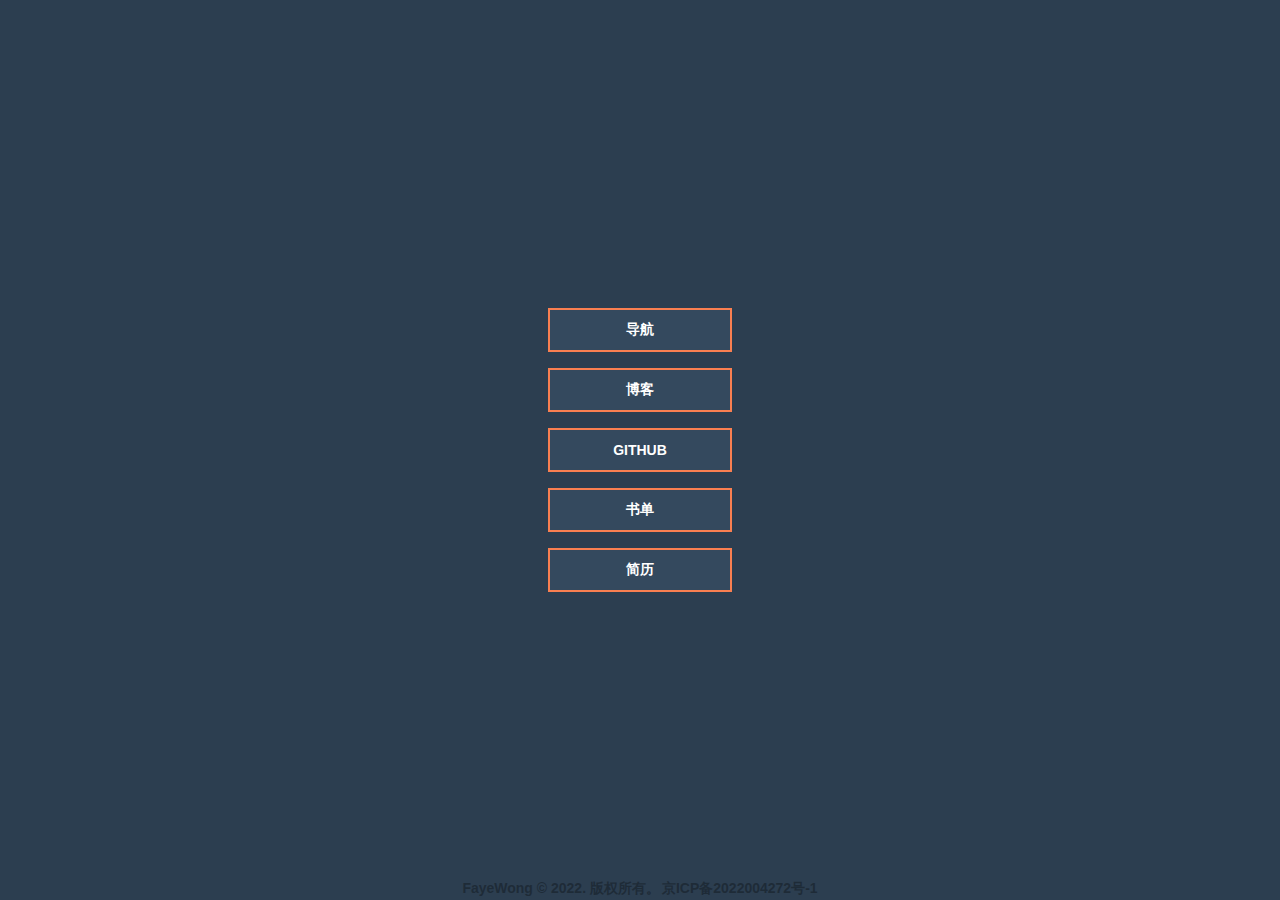
<file: home.fayewong.cc/index.html>
<!DOCTYPE html>
<html lang="zh-Hans">

<head>
    <meta charset="UTF-8">
    <meta name="viewport" content="width=device-width, initial-scale=1.0">
    <link rel="icon" href="./image/favicon.ico" type="image/x-icon">
    <link rel="shortcut icon" href="./image/favicon.ico" type="image/x-icon">
    <title>FayeWong导航</title>
    <link rel="stylesheet" href="./css/style.css">
</head>

<body>
    <!-- <div class="header">
        <h1>FayeWong</h1>
    </div> -->
    <div class="container">
        <div class="bt">
            <a href="http://home.fayewong.cc">导航</a>
        </div>
        <div class="bt">
            <a href="http://blog.fayewong.cc">博客</a>
        </div>
        <div class="bt">
            <a href="https://www.github.com/fayewong-cc">GITHUB</a>
        </div>
        <div class="bt">
            <a href="https://fayewongcc.notion.site/fb271df915304b98bb8581f9fbc31bd1?v=3c220f7768fa485e97a0b410fca8f498">书单</a>
        </div>
        <div class="bt">
            <a href="http://blog.fayewong.cc/cv/">简历</a>
        </div>
    </div>
    <div class="footer">
        <table>
            <tr>
                <td><a class="foo" href="https://home.fayewong.cc">FayeWong © 2022. 版权所有。</a></td>
                <td><a class="foo" href="https://beian.miit.gov.cn">京ICP备2022004272号-1</a></td>
            </tr>
        </table>
    </div>
</body>

</html>
</file>
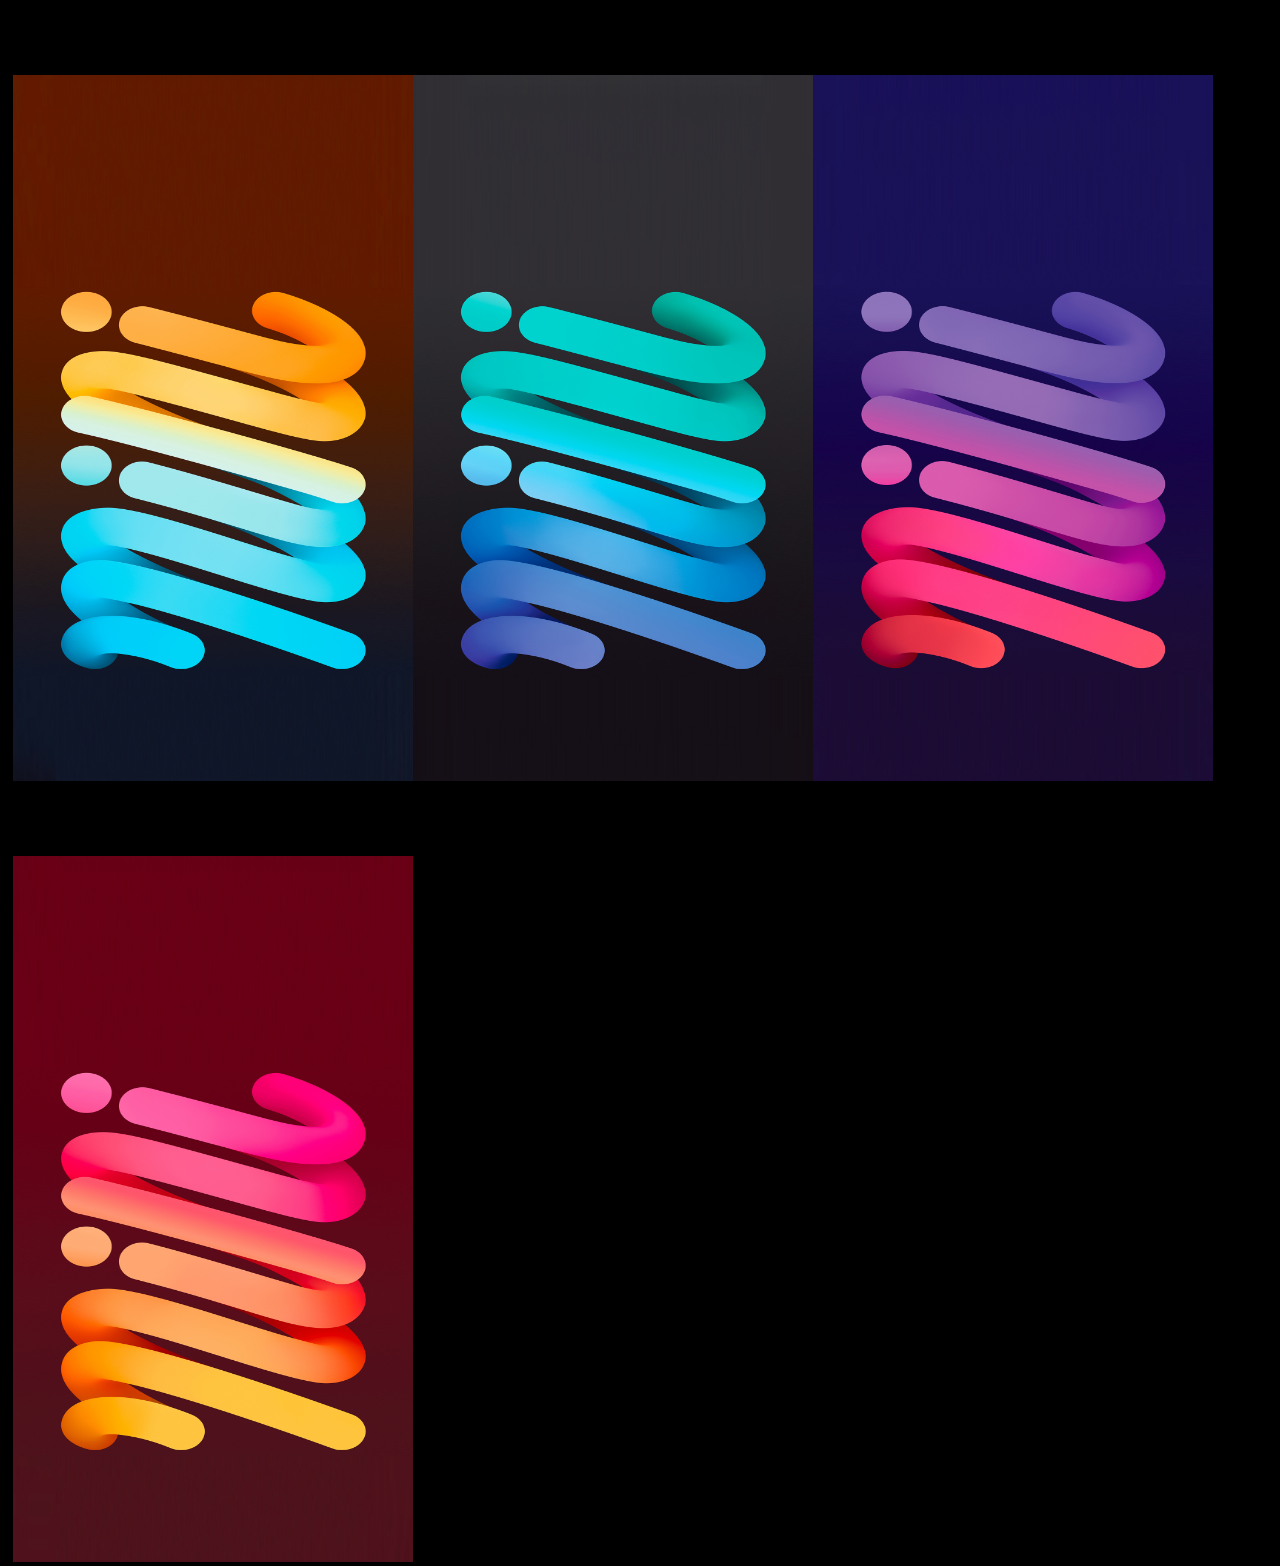
<file: 主站/index.html>
<!DOCTYPE html>

<head>
    <title>主站</title>
    <link rel="stylesheet" type="text/css" href="./css/style.css">
</head>

<body>
    <div class="zhengti">
        <div class="neirong">
            <div class="nr-zuo1">
                <a href="http://www.baidu.com"><img class="img" src="./image/le-1.jpg"></a>
            </div>
            <div class="nr-zuo2">
                <a href="http://www.baidu.com"><img class="img" src="./image/le-2.jpg"></a>
            </div>
            <div class="nr-zuo3">
                <a href="http://www.baidu.com"><img class="img" src="./image/le-3.jpg"></a>
            </div>
            <div class="nr-zuo4">
                <a href="http://www.baidu.com"><img class="img" src="./image/le-4.jpg"></a>
            </div>
        </div>
    </div>
</body>

</html>
</file>
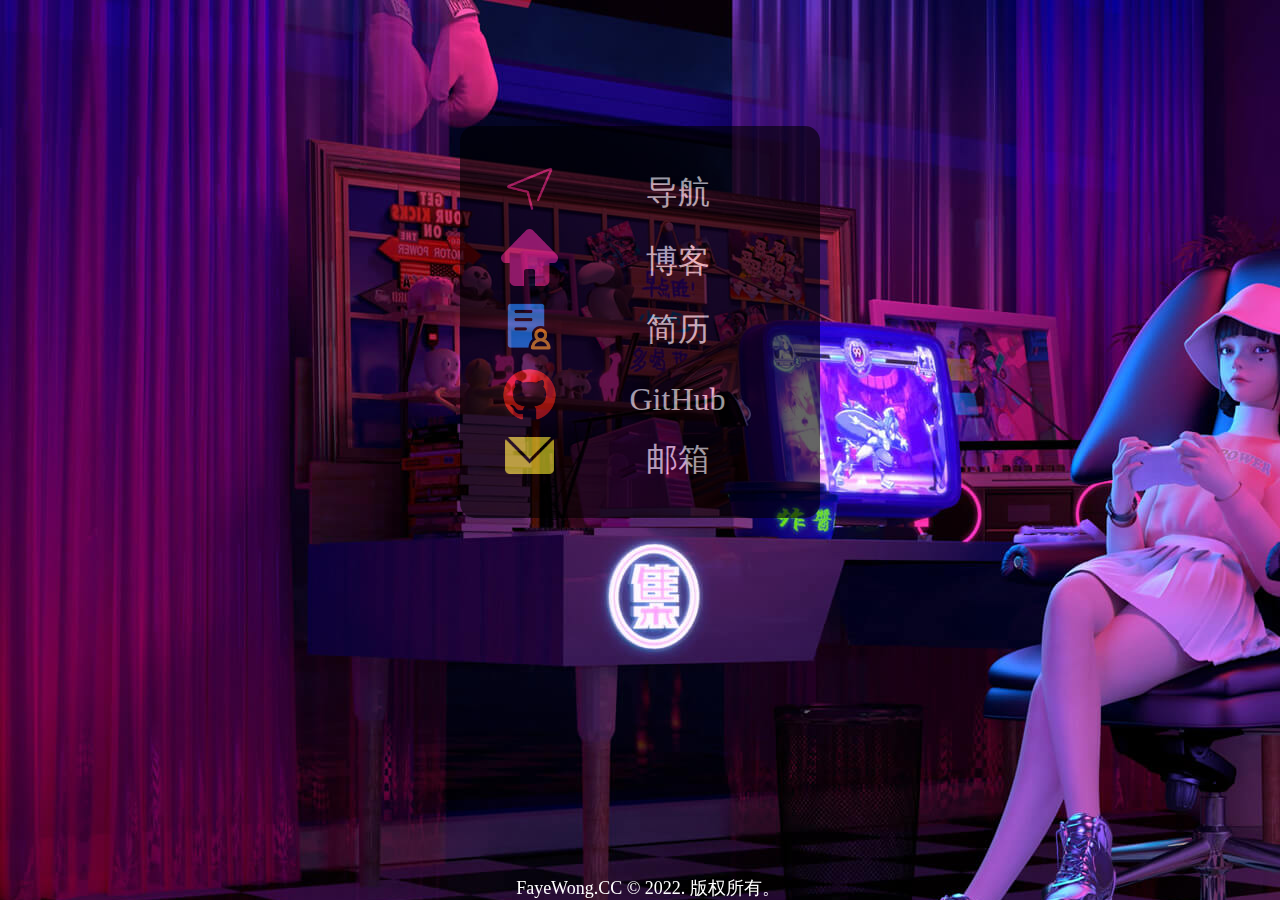
<file: 主站点/index.html>
<!DOCTYPE html>

<head>
    <title>导航页</title>
    <meta http-equiv="Content-Type" content="text/html; charset=utf-8">
    <link rel="stylesheet" type="text/css" href="./css/style.css">
</head>

<body>
    <div class="div-1">
        <table>
            <tr>
                <td class="td-1"><img style="width: 80%;" src="./image/dh.png"></td>
                <td class="td-2"><a href="http://www.fayewong.cc">导航</a></td>
            </tr>
            <tr>
                <td class="td-1"><img style="width: 80%;" src="./image/blog.png"></td>
                <td class="td-2"><a href="http://blog.fayewong.cc">博客</a></td>
            </tr>
            <tr>
                <td class="td-1"><img style="width: 80%;" src="./image/cv.png"></td>
                <td class="td-2"><a href="http://cv.fayewong.cc">简历</a></td>
            </tr>
            <tr>
                <td class="td-1"><img style="width: 80%;" src="./image/github.png"></td>
                <td class="td-2"><a href="https://github.com/fayewong-cc">GitHub</a></td>
            </tr>
            <tr>
                <td class="td-1"><img style="width: 70%;" src="./image/email.png"></td>
                <td class="td-2"><a href="mailto:prv@fayewong.cc">邮箱</a></td>
            </tr>
        </table>
    </div>
    <div class="footer">
        <a href="http://www.fayewong.cc">FayeWong.CC</a> © 2022. 版权所有。
    </div>
</body>

</html>
</file>
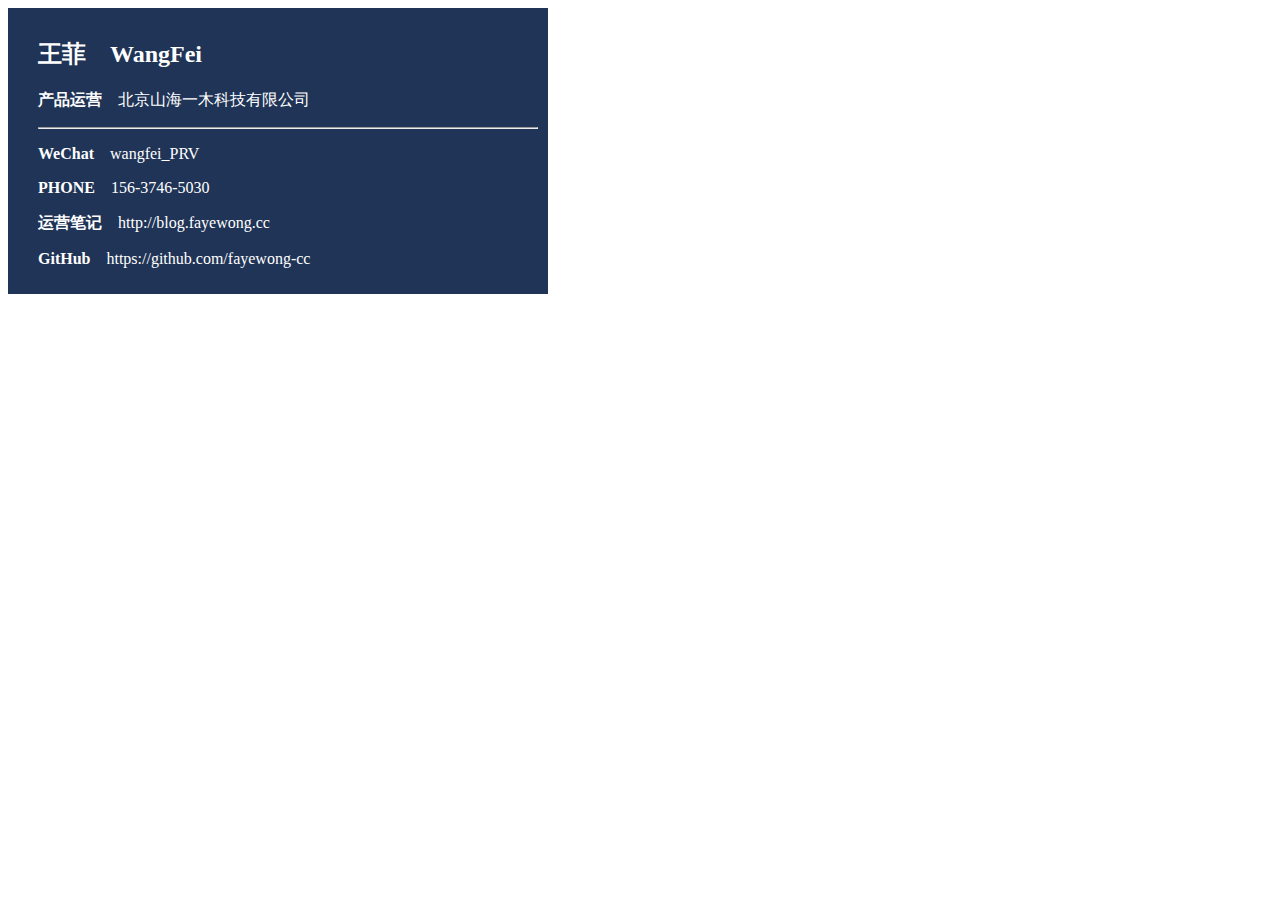
<file: 名片/index.html>
<!DOCTYPE html>
<html>
	<head>
		<meta charset="utf-8" />
		<title>名片</title>
		<style type="text/css">
			*	 {
				color: #ffffff;
			}
			div {
				width: 500px;
				background-color: #1F3456;
				background-size: 30%;
				padding: 10px;
				padding-left: 30px;
			}
			a {
				text-decoration: none;
			}
		</style>
	</head>
	<body>
		<div>
			<h2>王菲&nbsp;&nbsp;&nbsp;&nbsp;WangFei</h2>
			<p><b>产品运营</b>&nbsp;&nbsp;&nbsp;&nbsp;北京山海一木科技有限公司</p>
			<hr />
			<p><b>WeChat</b>&nbsp;&nbsp;&nbsp;&nbsp;wangfei_PRV</p>
			<p><b>PHONE</b>&nbsp;&nbsp;&nbsp;&nbsp;156-3746-5030</p>
			<p><b>运营笔记</b>&nbsp;&nbsp;&nbsp;&nbsp;<a href="http://blog.fayewong.cc">http://blog.fayewong.cc</a>
			<p><b>GitHub</b>&nbsp;&nbsp;&nbsp;&nbsp;<a href="https://github.com/fayewong-cc">https://github.com/fayewong-cc</a>
		</div>
	</body>
</html>
</file>
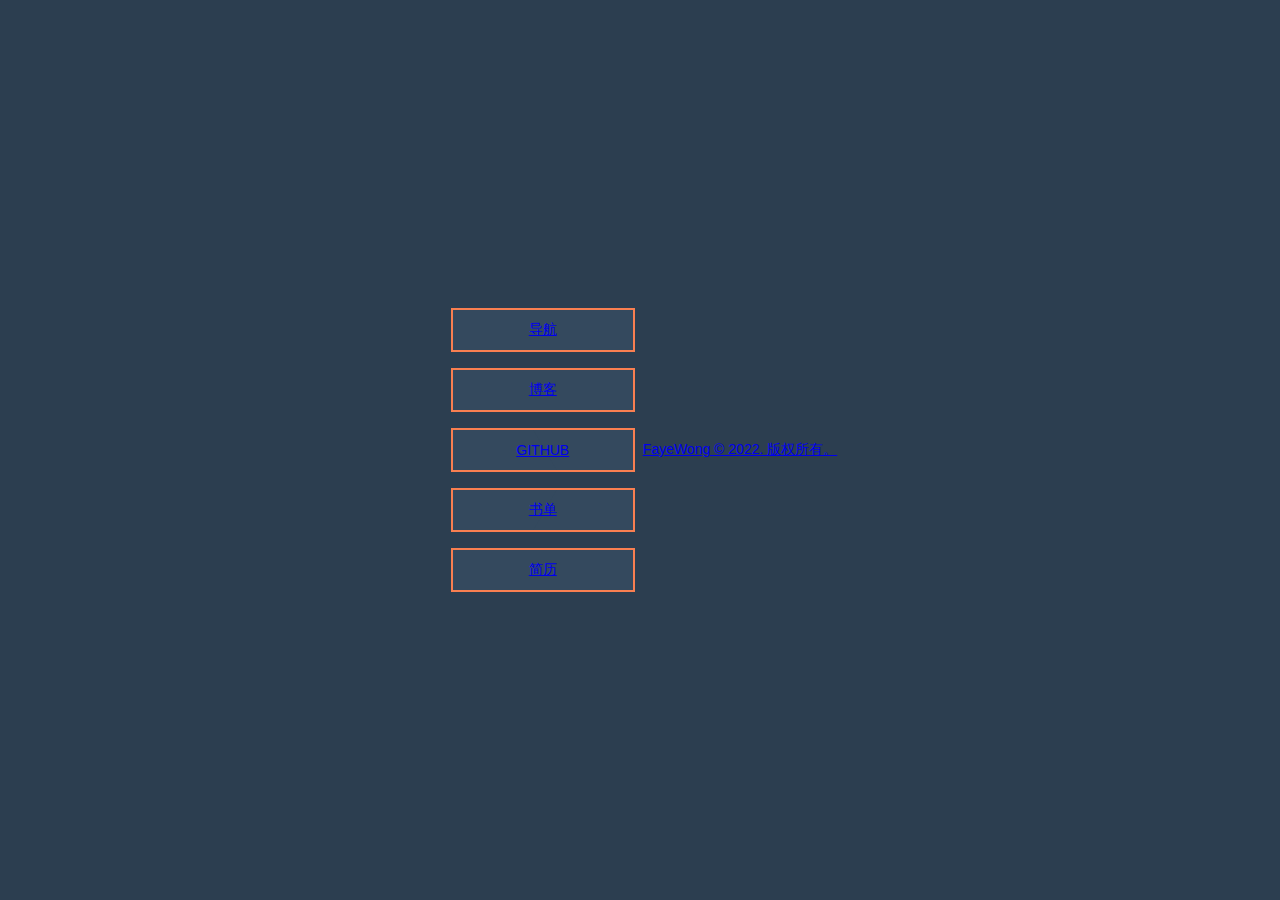
<file: 导航页-悬浮列表/index.html>
<!DOCTYPE html>
<html lang="zh-Hans">

<head>
    <meta charset="UTF-8">
    <meta name="viewport" content="width=device-width, initial-scale=1.0">
    <title>FayeWong导航</title>
    <link rel="stylesheet" href="style.css">
</head>

<body>
    <!-- <div class="header">
        <h1>FayeWong</h1>
    </div> -->
    <div class="container">
        <div class="bt">
            <a href="home.fayewong.cc">导航</a>
        </div>
        <div class="bt">
            <a href="http://124.222.30.249/">博客</a>
        </div>
        <div class="bt">
            <a href="https://www.github.com/fayewong-cc/">GITHUB</a>
        </div>
        <div class="bt">
            <a href="https://fayewongcc.notion.site/fb271df915304b98bb8581f9fbc31bd1?v=3c220f7768fa485e97a0b410fca8f498">书单</a>
        </div>
        <div class="bt">
            <a href="cv.fayewong.cc">简历</a>
        </div>
    </div>
    <div class="footer">
        <a href="home.fayewong.cc">FayeWong © 2022. 版权所有。</a>
    </div>
</body>

</html>
</file>
<file: home.fayewong.cc/css/style.css>
:root {
    --background-color: #2c3e50;
    --border-color: #7591AD;
    --text-color: #34495e;
    --color1: #EC3E27;
    --color2: #fd79a8;
    --color3: #0984e3;
    --color4: #00b894;
    --color5: #fdcb6e;
    --color6: #e056fd;
    --color7: #F97F51;
    --color8: #BDC581;
}

* {
    margin: 0;
    padding: 0;
}

html {
    font-size: 14px;
}

body {
    width: 100vw;
    height: 100vh;
    background-color: var(--background-color);
    display: flex;
    justify-content: center;
    align-items: center;
    font-family: 'Montserrat', sans-serif, Arial, 'Microsoft Yahei';
}

.container {
    width: 200px;
    height: 300px;
    display: flex;
    justify-content: space-around;
    align-items: center;
    flex-direction: column;
    /* background-color: lightgreen; */
}

.bt {
    position: relative;
    width: 180px;
    height: 40px;
    /* 居中 */
    display: flex;
    justify-content: center;
    align-items: center;
    color: #FFF;
    background-color: var(--color7);
    border: 2px solid var(--color7);
    cursor: pointer;
    z-index: 0;
    overflow: hidden;
}

.bt::after,
.bt::before {
    position: absolute;
    content: '';
    width: 100%;
    height: 100%;
    transition: 0.5s ease-in-out;
    background-color: var(--text-color);
    z-index: -1;
}


/* 按钮效果 */

.bt::after {
    right: 50%;
}

.bt::before {
    left: 50%;
}

.bt:hover::after {
    right: 110%;
}

.bt:hover::before {
    left: 110%;
}

a {
    color: #FFF;
    font-weight: bold;
    text-decoration: none;
}

.foo {
    color: #000;
    font-weight: bold;
    text-decoration: none;
}

.header {
    width: 100vw;
    position: absolute;
    top: 10%;
    display: flex;
    justify-content: space-around;
}

.footer {
    width: 100vw;
    position: absolute;
    bottom: 0;
    display: flex;
    justify-content: space-around;
    opacity: 0.3;
}
</file>
<file: 主站/css/style.css>
* {
    width: 99%;
    height: 99%;
    color: #fff;
    background: #000;
    margin: 0 auto;
}

.zhengti {
    width: 100%;
    height: 100%;
}

.neirong {
    width: 100%;
    height: 80%;
    text-align: center;
}

.nr-zuo1 {
    width: 400px;
    height: 100%;
    margin-top: 6%;
    /* background: #922B21; */
    float: left;
}

.nr-zuo1:hover {
    width: 400px;
    height: auto;
    margin-top: 0;
    /* background: #922B21; */
    float: left;
}

.nr-zuo2 {
    width: 400px;
    height: 100%;
    margin-top: 6%;
    /* background: #76448A; */
    float: left;
}

.nr-zuo2:hover {
    width: 400px;
    height: auto;
    margin-top: 0;
    /* background: #76448A; */
    float: left;
}

.nr-zuo3 {
    width: 400px;
    height: 100%;
    margin-top: 6%;
    /* background: #2471A3; */
    float: left;
}

.nr-zuo3:hover {
    width: 400px;
    height: auto;
    margin-top: 0;
    /* background: #2471A3; */
    float: left;
}

.nr-zuo4 {
    width: 400px;
    height: 100%;
    margin-top: 6%;
    /* background: #F1C40F; */
    float: left;
}

.nr-zuo4:hover {
    width: 400px;
    height: auto;
    margin-top: 0;
    /* background: #F1C40F; */
    float: left;
}

.img {
    width: 100%;
    height: 100%;
}
</file>
<file: 主站点/css/style.css>
body {
    background-image: url(../image/bg.jpg);
}

.div-1 {
    width: 300px;
    height: 100%;
    padding: 30px;
    margin: 0 auto;
    font-size: 32px;
    background: #000;
    opacity: 0.6;
    margin-top: 10%;
    border-radius: 15px;
}

table {
    width: 100%;
    height: auto;
    color: #fff;
    text-align: center;
    border: #000 solid 1px;
}

.td-2 {
    width: 75%;
    padding: 3px;
}

.td-2:hover {
    width: 75%;
    background: #2196F3;
    border-radius: 10px;
    padding: 3px;
    color: red;
}

a {
    color: #fff;
    text-decoration: none;
}

a:hover {
    color: red;
    text-decoration: none;
}

.footer {
    width: 100%;
    text-align: center;
    font-family: Cambria, Cochin, Georgia, Times, 'Times New Roman', serif;
    font-size: 18px;
    color: #fff;
    position: fixed;
    bottom: 0%;
}
</file>
<file: 导航页-悬浮列表/style.css>
:root {
    --background-color: #2c3e50;
    --border-color: #7591AD;
    --text-color: #34495e;
    --color1: #EC3E27;
    --color2: #fd79a8;
    --color3: #0984e3;
    --color4: #00b894;
    --color5: #fdcb6e;
    --color6: #e056fd;
    --color7: #F97F51;
    --color8: #BDC581;
}

* {
    margin: 0;
    padding: 0;
}

html {
    font-size: 14px;
}

body {
    width: 100vw;
    height: 100vh;
    background-color: var(--background-color);
    display: flex;
    justify-content: center;
    align-items: center;
    font-family: 'Montserrat', sans-serif, Arial, 'Microsoft Yahei';
}

.container {
    width: 200px;
    height: 300px;
    display: flex;
    justify-content: space-around;
    align-items: center;
    flex-direction: column;
    /* background-color: lightgreen; */
}

.bt {
    position: relative;
    width: 180px;
    height: 40px;
    /* 居中 */
    display: flex;
    justify-content: center;
    align-items: center;
    color: #FFF;
    background-color: var(--color7);
    border: 2px solid var(--color7);
    cursor: pointer;
    z-index: 0;
    overflow: hidden;
}

.bt::after,
.bt::before {
    position: absolute;
    content: '';
    width: 100%;
    height: 100%;
    transition: 0.5s ease-in-out;
    background-color: var(--text-color);
    z-index: -1;
}


/* 按钮效果1 */

.bt:nth-child(1)::after {
    right: 50%;
}

.bt:nth-child(1)::before {
    left: 50%;
}

.bt:nth-child(1):hover::after {
    right: 110%;
}

.bt:nth-child(1):hover::before {
    left: 110%;
}


/* 按钮效果2 */

.bt:nth-child(2)::after {
    top: 50%;
}

.bt:nth-child(2)::before {
    bottom: 50%;
}

.bt:nth-child(2):hover::after {
    top: 110%;
}

.bt:nth-child(2):hover::before {
    bottom: 110%;
}


/* 按钮效果3 */

.bt:nth-child(3)::after {
    transform: skewX(30deg);
    /* 左右两个层有叠加，防止中间出现闭合不严露出底色 */
    right: 49%;
}

.bt:nth-child(3)::before {
    transform: skewX(30deg);
    /* 左右两个层有叠加，防止中间出现闭合不严露出底色 */
    left: 49%;
}

.bt:nth-child(3):hover::after {
    right: 110%;
}

.bt:nth-child(3):hover::before {
    left: 110%;
}


/* 按钮效果4 */

.bt:nth-child(4)::after {
    transform: skewX(-30deg);
    /* 左右两个层有叠加，防止中间出现闭合不严露出底色 */
    right: 49%;
}

.bt:nth-child(4)::before {
    transform: skewX(-30deg);
    /* 左右两个层有叠加，防止中间出现闭合不严露出底色 */
    left: 49%;
}

.bt:nth-child(4):hover::after {
    right: 110%;
}

.bt:nth-child(4):hover::before {
    left: 110%;
}
</file>
